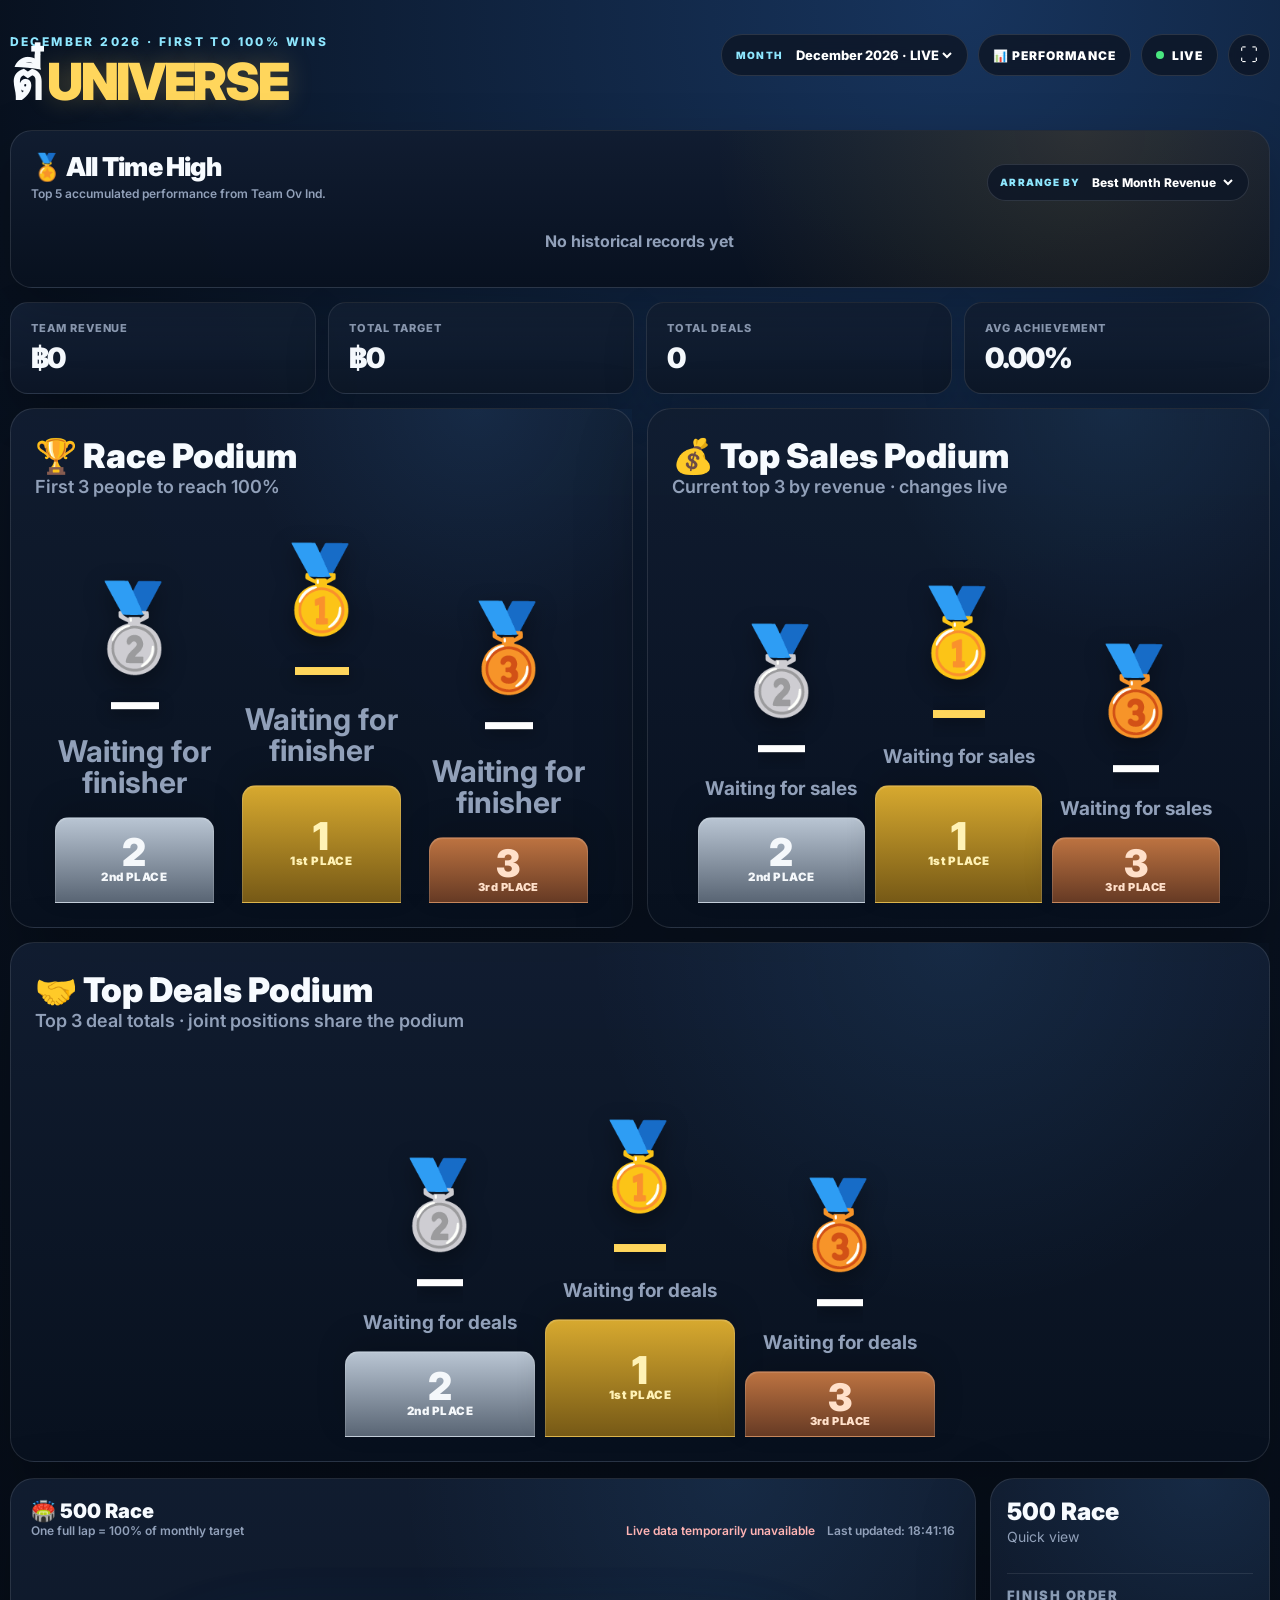
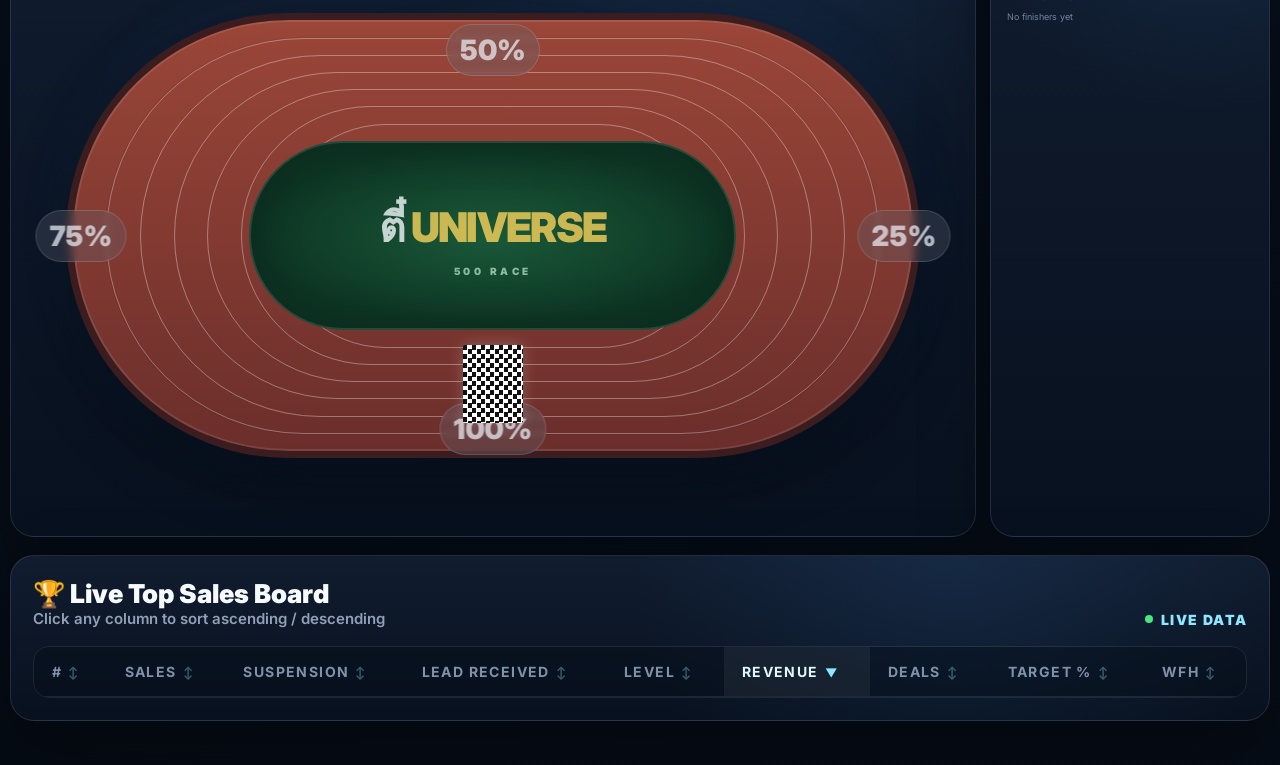
<file: index.html>
<!doctype html>
<html lang="en">
<head>
  <meta charset="utf-8" />
  <meta name="viewport" content="width=device-width, initial-scale=1" />
  <title>ตี๋ UNIVERSE LEADERBOARD 888</title>
  <link rel="preconnect" href="https://fonts.googleapis.com">
  <link rel="preconnect" href="https://fonts.gstatic.com" crossorigin>
  <link href="https://fonts.googleapis.com/css2?family=Inter:wght@500;600;700;800;900&display=swap" rel="stylesheet">
  <link rel="stylesheet" href="style.css" />
  <style>
    /* Larger, easier-to-read 500 Race quick table */
    .mini-race-title { font-size:24px !important; }
    .mini-race-note { font-size:14px !important; }
    .mini-race-board {
      gap:12px !important;
      max-height:540px;
      overflow-y:auto;
      padding-right:8px !important;
    }

    /* Keep the 500 Race scrollers usable but visually blended into the panel. */
    .mini-race-card #miniRaceBoard {
      padding-right:40px !important;
      margin-right:10px !important;
      scrollbar-width:none !important;
      -ms-overflow-style:none;
    }
    .mini-race-card #miniRaceBoard::-webkit-scrollbar {
      width:0 !important;
      height:0 !important;
      background:transparent !important;
    }
    .mini-race-card #miniRaceBoard::-webkit-scrollbar-track,
    .mini-race-card #miniRaceBoard::-webkit-scrollbar-thumb {
      background:transparent !important;
      border:0 !important;
    }

    .mini-runner-top { margin-bottom:6px !important; }
    .mini-name { font-size:16px !important; }
    .mini-result { font-size:15px !important; }
    .mini-track { height:10px !important; }
    .finish-history-title { font-size:13px !important; }
    .finish-history-row {
      grid-template-columns:60px 1fr 44px !important;
      gap:8px !important;
      font-size:14px !important;
    }
    .finish-history {
      max-height:190px;
      overflow-y:auto;
      padding-right:34px !important;
      margin-right:8px;
      scrollbar-width:none !important;
      -ms-overflow-style:none !important;
    }
    .finish-history::-webkit-scrollbar {
      width:0 !important;
      height:0 !important;
      background:transparent !important;
    }
    .finish-history::-webkit-scrollbar-track,
    .finish-history::-webkit-scrollbar-thumb {
      background:transparent !important;
      border:0 !important;
    }

    /* Larger Live Top Sales Board */
    .sales-title { font-size:26px !important; }
    .sales-note { font-size:15px !important; }
    .sales-live { font-size:14px !important; }
    .sales-table th {
      padding:16px 18px !important;
      font-size:14px !important;
      cursor:pointer;
      user-select:none;
      transition:background .15s ease,color .15s ease;
      white-space:nowrap;
    }
    .sales-table th:hover,
    .sales-table th.sort-active {
      background:rgba(255,255,255,.055);
      color:#dff8ff;
    }
    .sales-table th .sort-arrow {
      display:inline-block;
      min-width:14px;
      margin-left:6px;
      color:#8ee7ff;
      font-size:.85em;
      opacity:.35;
    }
    .sales-table th.sort-active .sort-arrow { opacity:1; }
    .sales-table td {
      padding:18px 18px !important;
      font-size:18px !important;
    }
    .sales-rank { font-size:22px !important; }

    .suspension-cell { white-space:nowrap; }
    .suspension-pill {
      display:inline-flex;
      align-items:center;
      justify-content:center;
      min-width:92px;
      padding:7px 11px;
      border-radius:999px;
      font-size:12px;
      font-weight:900;
      letter-spacing:.05em;
      border:1px solid rgba(255,255,255,.12);
    }
    .suspension-pill.active {
      color:#58e49a;
      background:rgba(88,228,154,.08);
      border-color:rgba(88,228,154,.28);
    }
    .suspension-pill.suspended {
      color:#ff8f8f;
      background:rgba(255,92,92,.10);
      border-color:rgba(255,92,92,.32);
    }
    .lead-quota-cell {
      white-space:nowrap;
      font-weight:900;
      letter-spacing:.02em;
      color:#f4f7fb;
    }
    .lead-quota-cell .lead-quota-value {
      display:inline-block;
      min-width:54px;
      text-align:center;
    }

    /* WFH eligibility is intentionally simple: green WFH, white OFFICE + red gap to target. */
    .wfh-cell { white-space:nowrap; }
    .wfh-earned {
      color:#58e49a;
      font-weight:900;
      letter-spacing:.04em;
    }
    .wfh-office {
      color:#f4f7fb;
      font-weight:900;
      letter-spacing:.04em;
    }
    .wfh-more {
      color:#ff5c5c;
      font-size:.82em;
      font-weight:800;
    }
    .wfh-na {
      color:rgba(244,247,251,.48);
      font-size:.88em;
      font-weight:700;
    }

    /* Make top-3 medals visually ~3x larger without changing row height. */
    .sales-row.top-1 .sales-rank,
    .sales-row.top-2 .sales-rank,
    .sales-row.top-3 .sales-rank {
      font-size:22px !important;
      line-height:1 !important;
      width:62px !important;
      min-width:62px !important;
      padding-top:18px !important;
      padding-bottom:18px !important;
      transform:scale(3);
      transform-origin:center;
      position:relative;
      z-index:3;
    }
    .sales-name { font-size:18px !important; }
    .sales-revenue { font-size:19px !important; }
    .sales-deals { font-size:18px !important; }
    .level-pill,.target-pill {
      min-width:62px !important;
      padding:8px 12px !important;
      font-size:14px !important;
    }

    /* Race Podium: much larger winner text and medal emojis. */
    .podium-card {
      overflow:visible !important;
      padding-top:26px !important;
    }
    .podium-card .section-title { font-size:34px !important; }
    .podium-card .section-note { font-size:18px !important; }
    .podium {
      height:430px !important;
      gap:28px !important;
      padding-top:70px !important;
      overflow:visible !important;
    }
    .podium-slot {
      position:relative;
      overflow:visible;
    }
    .podium-person {
      min-height:220px !important;
      margin-bottom:18px !important;
      position:relative;
      z-index:5;
      transform-origin:center bottom;
    }
    .podium-medal {
      font-size:84px !important;
      line-height:1 !important;
      filter:drop-shadow(0 8px 12px rgba(0,0,0,.36));
    }
    .podium-name {
      margin-top:10px !important;
      font-size:48px !important;
      line-height:1 !important;
      letter-spacing:-.04em;
      text-shadow:0 3px 16px rgba(0,0,0,.45);
    }
    .podium-slot.first .podium-name { font-size:54px !important; }
    .podium-days {
      margin-top:10px !important;
      font-size:30px !important;
      line-height:1.05 !important;
    }

    /* Keep place number + label fully inside every podium block. */
    .podium-card .podium-slot .podium-block {
      overflow:hidden !important;
      padding:6px 8px 7px !important;
      gap:2px !important;
      justify-content:center !important;
    }
    .podium-card .podium-slot .podium-block span {
      font-size:clamp(34px,3vw,52px) !important;
      line-height:.9 !important;
      flex:0 0 auto;
    }
    .podium-card .podium-slot .podium-block small {
      margin-top:0 !important;
      font-size:clamp(9px,.9vw,14px) !important;
      max-width:100%;
      white-space:nowrap;
      letter-spacing:.04em !important;
      line-height:1 !important;
      text-align:center;
      flex:0 0 auto;
    }
    .podium-card .podium-slot.third .podium-block span {
      font-size:38px !important;
    }
    .podium-card .podium-slot.third .podium-block small {
      font-size:11px !important;
    }

    /* Winners continuously celebrate without changing the podium layout. */
    .podium-slot.first.winner .podium-person {
      animation:podiumBounce 1.15s ease-in-out infinite;
    }
    
    @keyframes podiumBounce {
      0%,100% { transform:translateY(0) scale(1); }
      45% { transform:translateY(-22px) scale(1.035); }
      60% { transform:translateY(-16px) scale(1.02); }
    }

    .podium-slot.first.winner::before,
    .podium-slot.first.winner::after {
      position:absolute;
      z-index:4;
      top:28px;
      width:130px;
      text-align:center;
      font-size:32px;
      line-height:1.3;
      pointer-events:none;
      opacity:0;
      filter:drop-shadow(0 4px 8px rgba(0,0,0,.25));
      animation:podiumConfetti 1.7s ease-out infinite;
    }
    .podium-slot.first.winner::before {
      content:"🎉  ✨  🎊";
      left:-62px;
    }
    .podium-slot.first.winner::after {
      content:"🎊  ✨  🎉";
      right:-62px;
      animation-delay:.55s;
    }
    
    @keyframes podiumConfetti {
      0% { opacity:0; transform:translateY(18px) scale(.72) rotate(-8deg); }
      18% { opacity:1; }
      60% { opacity:.95; }
      100% { opacity:0; transform:translateY(-72px) scale(1.08) rotate(10deg); }
    }

    @media (max-width:900px) {
      .mini-race-title { font-size:20px !important; }
      .mini-name { font-size:14px !important; }
      .mini-result { font-size:13px !important; }
      .sales-title { font-size:22px !important; }
      .sales-table th { font-size:12px !important; padding:13px 14px !important; }
      .sales-table td { font-size:15px !important; padding:15px 14px !important; }
      .sales-name { font-size:16px !important; }
      .sales-revenue { font-size:17px !important; }
      .sales-deals { font-size:16px !important; }
      .level-pill,.target-pill { font-size:12px !important; padding:6px 9px !important; }
      .suspension-pill { min-width:78px; padding:6px 9px; font-size:10px; }
      .lead-quota-cell { font-size:14px !important; }
      .sales-row.top-1 .sales-rank,
      .sales-row.top-2 .sales-rank,
      .sales-row.top-3 .sales-rank {
        font-size:18px !important;
        width:54px !important;
        min-width:54px !important;
        transform:scale(2.4);
      }

      .podium { height:310px !important; gap:10px !important; padding-top:44px !important; }
      .podium-person { min-height:150px !important; margin-bottom:10px !important; }
      .podium-medal { font-size:52px !important; }
      .podium-name,
      .podium-slot.first .podium-name { font-size:26px !important; }
      .podium-days { font-size:16px !important; }
      .podium-card .podium-slot .podium-block {
        padding:4px 5px 5px !important;
        gap:1px !important;
      }
      .podium-card .podium-slot .podium-block span {
        font-size:34px !important;
      }
      .podium-card .podium-slot .podium-block small {
        font-size:9px !important;
        letter-spacing:.02em !important;
      }
      .podium-card .podium-slot.third .podium-block span {
        font-size:30px !important;
      }
      .podium-card .podium-slot.third .podium-block small {
        font-size:8px !important;
      }
      .podium-slot.first.winner::before,
      .podium-slot.first.winner::after { font-size:20px; width:76px; }
      .podium-slot.first.winner::before { left:-28px; }
      .podium-slot.first.winner::after { right:-28px; }
    }
  </style>
</head>
<body>
  <main class="app-shell">
    <header class="topbar">
      <section>
        <div id="monthEyebrow" class="eyebrow">CURRENT MONTH · FIRST TO 100% WINS</div>
        <h1>ตี๋ <span>UNIVERSE</span></h1>
      </section>
      <section class="top-actions">
        <a href="/pc-dashboard" class="status-pill" style="text-decoration:none;">📊 PERFORMANCE</a>
        <div id="liveStatus" class="status-pill"><span class="live-dot"></span> LIVE</div>
        <button id="fullscreenBtn" class="icon-btn" aria-label="Fullscreen">⛶</button>
      </section>
    </header>

    <section class="all-time-card">
      <div class="all-time-head">
        <div>
          <div class="all-time-title">🏅 All Time High</div>
          <div class="all-time-note">Top 5 accumulated performance from Team Ov Ind.</div>
        </div>
        <label class="all-time-sort-wrap">
          <span>ARRANGE BY</span>
          <select id="allTimeSort" aria-label="Arrange All Time High">
            <option value="bestMonthRevenue">Best Month Revenue</option>
            <option value="totalRevenue">Total Revenue</option>
            <option value="avgRevenue">Avg Revenue / Month</option>
            <option value="totalDeals">Total Deals</option>
            <option value="avgDeals">Avg Deals / Month</option>
            <option value="avgKpi">Avg KPI</option>
            <option value="avgConversion">Avg Conversion</option>
            <option value="revPerDeal">Revenue / Deal</option>
          </select>
        </label>
      </div>
      <div id="allTimeHigh" class="all-time-grid"></div>
    </section>

    <section id="kpiGrid" class="kpi-grid"></section>

    <section class="podium-card">
      <div class="section-heading">
        <div>
          <div class="section-title">🏆 Race Podium</div>
          <div class="section-note">First 3 people to reach 100%</div>
        </div>
      </div>
      <div id="podium" class="podium"></div>
    </section>

    <section class="race-layout">
      <section class="stadium-card">
        <div class="race-head">
          <div>
            <div class="race-title">🏟️ 500 Race</div>
            <div class="race-note">One full lap = 100% of monthly target</div>
          </div>
          <div class="updated-wrap">
            <span id="warning" class="warning hidden">Live data temporarily unavailable</span>
            <span id="lastUpdated">Last updated: —</span>
          </div>
        </div>

        <div class="stadium-stage">
          <div class="stadium-glow"></div>
          <div class="oval-track">
            <div class="lane lane-1"></div>
            <div class="lane lane-2"></div>
            <div class="lane lane-3"></div>
            <div class="lane lane-4"></div>
            <div class="lane lane-5"></div>
            <div class="infield">
              <div class="infield-logo">ตี๋ <span>UNIVERSE</span></div>
              <div class="infield-sub">500 RACE</div>
            </div>
            <div class="finish-line" aria-hidden="true"></div>
            <div class="checkpoint checkpoint-25">25%</div>
            <div class="checkpoint checkpoint-50">50%</div>
            <div class="checkpoint checkpoint-75">75%</div>
            <div class="checkpoint checkpoint-100">100%</div>
            <div id="stadiumRunners" class="stadium-runners"></div>
          </div>
        </div>
      </section>

      <aside class="mini-race-card">
        <div class="mini-race-head">
          <div>
            <div class="mini-race-title">500 Race</div>
            <div class="mini-race-note">Quick view</div>
          </div>
          <div class="mini-live"><span class="live-dot"></span></div>
        </div>
        <div id="miniRaceBoard" class="mini-race-board"></div>
        <div class="finish-history-wrap">
          <div class="finish-history-title">Finish Order</div>
          <div id="finishHistory" class="finish-history"></div>
        </div>
      </aside>
    </section>

    <section class="sales-card">
      <div class="sales-head">
        <div>
          <div class="sales-title">🏆 Live Top Sales Board</div>
          <div class="sales-note">Click any column to sort ascending / descending</div>
        </div>
        <div class="sales-live"><span class="live-dot"></span> LIVE DATA</div>
      </div>

      <div class="sales-table-wrap">
        <table class="sales-table">
          <thead>
            <tr>
              <th>#</th>
              <th>Sales</th>
              <th>Suspension</th>
              <th>Lead Received</th>
              <th>Level</th>
              <th>Revenue</th>
              <th>Deals</th>
              <th>Target %</th>
              <th>WFH</th>
            </tr>
          </thead>
          <tbody id="salesBoard"></tbody>
        </table>
      </div>
    </section>
  </main>

  <div id="confettiLayer" class="confetti-layer" aria-hidden="true"></div>
  <script src="script.js"></script>
  <script>
    /* Celebrate only the #1 filled slot on each podium. */
    const syncPodiumWinnerEffects = () => {
      document.querySelectorAll('.podium-slot').forEach(slot => {
        const name = slot.querySelector('.podium-name')?.textContent?.trim();
        const isFirst = slot.classList.contains('first');
        slot.classList.toggle('winner', Boolean(isFirst && name && name !== '—'));
      });
    };
    document.querySelectorAll('.podium').forEach(podium => {
      new MutationObserver(syncPodiumWinnerEffects).observe(podium,{childList:true,subtree:true,characterData:true});
    });
    syncPodiumWinnerEffects();

    /* Live suspension + lead quota status from the Team Records helper tabs. */
    (() => {
      const board=document.querySelector('#salesBoard');
      if(!board) return;

      const syncLiveOps=() => {
        const runners=(typeof state!=='undefined' && state.lastGood && Array.isArray(state.lastGood.runners)) ? state.lastGood.runners : [];
        const byName=new Map(runners.map(r=>[String(r.name||'').trim().toLowerCase(),r]));
        [...board.querySelectorAll('tr')].forEach(row => {
          const name=(row.cells[1]?.textContent||'').trim().toLowerCase();
          const runner=byName.get(name);

          let suspensionCell=row.querySelector('.suspension-cell');
          if(!suspensionCell){
            suspensionCell=row.insertCell(2);
            suspensionCell.className='suspension-cell';
          }
          const suspended=!!(runner && runner.suspended);
          suspensionCell.dataset.sort=suspended?'1':'0';
          const suspensionChecked=runner?.suspensionCheckedAt || state.lastGood?.suspensionCheckedAt || '';
          suspensionCell.title=suspensionChecked?`Checked ${suspensionChecked}`:'';
          suspensionCell.innerHTML=suspended
            ? '<span class="suspension-pill suspended">SUSPENDED</span>'
            : '<span class="suspension-pill active">ACTIVE</span>';

          let leadCell=row.querySelector('.lead-quota-cell');
          if(!leadCell){
            leadCell=row.insertCell(3);
            leadCell.className='lead-quota-cell';
          }
          const received=runner?.leadsReceived;
          const quota=runner?.leadQuota;
          const hasLeadData=received!==null && received!==undefined && quota!==null && quota!==undefined;
          const ratio=hasLeadData && Number(quota)>0 ? Number(received)/Number(quota) : -1;
          leadCell.dataset.sort=String(ratio);
          const leadChecked=runner?.leadQuotaCheckedAt || state.lastGood?.leadQuotaCheckedAt || '';
          leadCell.title=leadChecked?`Checked ${leadChecked}`:'';
          leadCell.innerHTML=hasLeadData
            ? `<span class="lead-quota-value">${Number(received)}/${Number(quota)}</span>`
            : '<span class="lead-quota-value">—</span>';
        });
      };

      let syncing=false;
      new MutationObserver(() => {
        if(syncing) return;
        syncing=true;
        requestAnimationFrame(() => { syncLiveOps(); syncing=false; });
      }).observe(board,{childList:true});
      syncLiveOps();
    })();

    /* Automatic 4-stage WFH status for the Live Top Sales Board. */
    (() => {
      const board=document.querySelector('#salesBoard');
      if(!board) return;

      const monthlyTargetByLevel={R3:90000,R4:125000,R5:180000};
      const monthMap={Jan:0,Feb:1,Mar:2,Apr:3,May:4,Jun:5,Jul:6,Aug:7,Sep:8,Oct:9,Nov:10,Dec:11};

      const bangkokNow=() => {
        const parts=new Intl.DateTimeFormat('en-CA',{timeZone:'Asia/Bangkok',year:'numeric',month:'2-digit',day:'2-digit'}).formatToParts(new Date());
        const get=t=>Number(parts.find(p=>p.type===t)?.value||0);
        return {year:get('year'),month:get('month')-1,day:get('day')};
      };

      const selectedMonth=() => {
        const tab=(typeof state!=='undefined' && (state.selectedMonth || state.lastGood?.sourceTab || state.currentMonthTab)) || '';
        const match=String(tab).match(/^TP([A-Z][a-z]{2})(\d{4})$/);
        if(match && Object.prototype.hasOwnProperty.call(monthMap,match[1])) return {year:Number(match[2]),month:monthMap[match[1]]};
        const now=bangkokNow();
        return {year:now.year,month:now.month};
      };

      const stageForMonth=() => {
        const now=bangkokNow();
        const selected=selectedMonth();
        const selectedKey=selected.year*12+selected.month;
        const nowKey=now.year*12+now.month;
        if(selectedKey<nowKey) return 4;
        if(selectedKey>nowKey) return 1;

        const first=new Date(Date.UTC(selected.year,selected.month,1));
        const firstDow=first.getUTCDay();
        let week1Start=1;
        if(firstDow===6) week1Start=3;
        else if(firstDow===0) week1Start=2;
        const startDow=new Date(Date.UTC(selected.year,selected.month,week1Start)).getUTCDay();
        const week1End=week1Start+(5-startDow);
        const week2Start=week1End+3;
        const week3Start=week2Start+7;
        const week4Start=week3Start+7;

        if(now.day<week2Start) return 1;
        if(now.day<week3Start) return 2;
        if(now.day<week4Start) return 3;
        return 4;
      };

      const moneyFromCell=cell => Number((cell?.textContent||'').replace(/[^0-9.-]/g,''))||0;
      const formatGap=value => {
        const n=Math.max(0,Math.ceil(value));
        if(n>=1000){
          const k=n/1000;
          return `฿${Number.isInteger(k)?k.toFixed(0):k.toFixed(1)}k`;
        }
        return `฿${new Intl.NumberFormat('en-US',{maximumFractionDigits:0}).format(n)}`;
      };

      const syncWFH=() => {
        const stage=stageForMonth();
        const factor=[0,.25,.5,.75,1][stage];
        [...board.querySelectorAll('tr')].forEach(row => {
          if(row.cells.length<8) return;
          let cell=row.querySelector('.wfh-cell');
          if(!cell){
            cell=row.insertCell(-1);
            cell.className='wfh-cell';
          }
          const level=(row.cells[4]?.textContent||'').trim().toUpperCase().replace(/\s+/g,'');
          const revenue=moneyFromCell(row.cells[5]);
          const monthlyTarget=monthlyTargetByLevel[level];

          if(!monthlyTarget){
            cell.dataset.sort='0';
            cell.innerHTML='<span class="wfh-na">Not eligible</span>';
            return;
          }

          const required=monthlyTarget*factor;
          const more=Math.max(0,required-revenue);
          if(more<=0){
            cell.dataset.sort='3000000000';
            cell.innerHTML='<span class="wfh-earned">WFH</span>';
          } else {
            cell.dataset.sort=String(2000000000-more);
            cell.innerHTML=`<span class="wfh-office">OFFICE</span><span class="wfh-more"> · ${formatGap(more)} more</span>`;
          }
        });
      };

      let syncing=false;
      new MutationObserver(() => {
        if(syncing) return;
        syncing=true;
        requestAnimationFrame(() => { syncWFH(); syncing=false; });
      }).observe(board,{childList:true});
      syncWFH();
      setInterval(syncWFH,60000);
    })();

    /* Click any Live Top Sales Board header to toggle ascending / descending. */
    (() => {
      const board = document.querySelector('#salesBoard');
      const headers = [...document.querySelectorAll('.sales-table thead th')];
      if (!board || !headers.length) return;

      const sortState = { column:5, direction:'desc' };
      const rankFromCell = cell => {
        const t=(cell?.textContent || '').trim();
        if(t.includes('🥇')) return 1;
        if(t.includes('🥈')) return 2;
        if(t.includes('🥉')) return 3;
        return Number(t.replace(/[^0-9.-]/g,'')) || 0;
      };
      const numericFromCell = cell => Number((cell?.textContent || '').replace(/[^0-9.-]/g,'')) || 0;
      const valueFor = (row,col) => {
        const cell=row.cells[col];
        if(col===0) return rankFromCell(cell);
        if(col===2 || col===3) return Number(cell?.dataset.sort || 0);
        if(col===5 || col===6 || col===7) return numericFromCell(cell);
        if(col===8) return Number(cell?.dataset.sort || 0);
        return (cell?.textContent || '').trim().toLowerCase();
      };
      const compare = (a,b,col) => {
        const av=valueFor(a,col), bv=valueFor(b,col);
        if(typeof av==='number' && typeof bv==='number') return av-bv;
        return String(av).localeCompare(String(bv),undefined,{numeric:true,sensitivity:'base'});
      };
      const updateHeaders = () => {
        headers.forEach((th,i) => {
          let arrow=th.querySelector('.sort-arrow');
          if(!arrow){ arrow=document.createElement('span'); arrow.className='sort-arrow'; th.appendChild(arrow); }
          const active=i===sortState.column;
          th.classList.toggle('sort-active',active);
          th.setAttribute('aria-sort',active ? (sortState.direction==='asc'?'ascending':'descending') : 'none');
          arrow.textContent=active ? (sortState.direction==='asc'?'▲':'▼') : '↕';
        });
      };
      const applySort = () => {
        const rows=[...board.querySelectorAll('tr')];
        rows.sort((a,b) => {
          const result=compare(a,b,sortState.column);
          if(result!==0) return sortState.direction==='asc' ? result : -result;
          return String(valueFor(a,1)).localeCompare(String(valueFor(b,1)),undefined,{sensitivity:'base'});
        });
        rows.forEach(row=>board.appendChild(row));
        updateHeaders();
      };

      headers.forEach((th,index) => th.addEventListener('click',() => {
        if(sortState.column===index) sortState.direction=sortState.direction==='asc'?'desc':'asc';
        else {
          sortState.column=index;
          sortState.direction=(index===0 || index===2 || index===3 || index===5 || index===6 || index===7 || index===8)?'desc':'asc';
        }
        applySort();
      }));

      let sorting=false;
      new MutationObserver(() => {
        if(sorting) return;
        sorting=true;
        requestAnimationFrame(() => { applySort(); sorting=false; });
      }).observe(board,{childList:true});
      updateHeaders();
    })();
  </script>
</body>
</html>
</file>
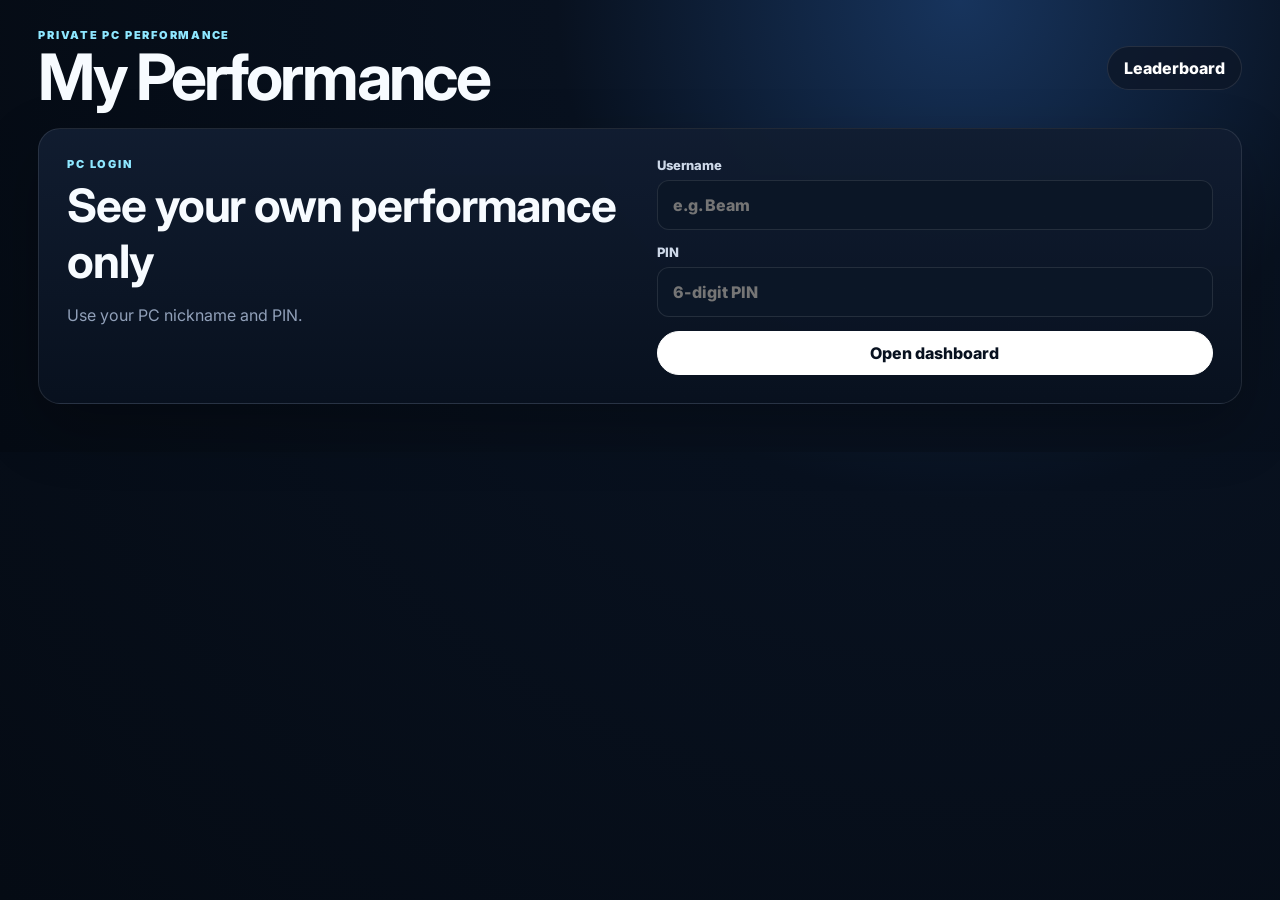
<file: pc-dashboard/index.html>
<!doctype html>
<html lang="en">
<head>
  <meta charset="utf-8" />
  <meta name="viewport" content="width=device-width,initial-scale=1" />
  <title>PC Performance Dashboard</title>
  <link rel="preconnect" href="https://fonts.googleapis.com">
  <link rel="preconnect" href="https://fonts.gstatic.com" crossorigin>
  <link href="https://fonts.googleapis.com/css2?family=Inter:wght@500;600;700;800;900&display=swap" rel="stylesheet">
  <link rel="stylesheet" href="/pc-dashboard.css" />
</head>
<body>
  <main class="shell">
    <header class="topbar">
      <div>
        <div class="eyebrow">PRIVATE PC PERFORMANCE</div>
        <h1>My Performance</h1>
      </div>
      <div class="actions">
        <a class="ghost-btn" href="/">Leaderboard</a>
        <button id="logoutBtn" class="ghost-btn hidden">Log out</button>
      </div>
    </header>

    <section id="loginCard" class="login-card card">
      <div class="login-copy">
        <div class="section-kicker">PC LOGIN</div>
        <h2>See your own performance only</h2>
        <p>Use your PC nickname and PIN.</p>
      </div>
      <form id="loginForm" class="login-form">
        <label>Username<input id="username" autocomplete="username" required placeholder="e.g. Beam" /></label>
        <label>PIN<input id="pin" type="password" inputmode="numeric" autocomplete="current-password" required placeholder="6-digit PIN" /></label>
        <button class="primary-btn" type="submit">Open dashboard</button>
        <div id="loginError" class="error hidden"></div>
      </form>
    </section>

    <section id="dashboard" class="hidden">
      <section class="hero card">
        <div>
          <div id="monthLabel" class="section-kicker">CURRENT MONTH</div>
          <h2 id="welcomeName">Welcome</h2>
          <div class="hero-meta">Current level <strong id="currentLevel">—</strong></div>
        </div>
        <div id="statusBadge" class="status-badge">Loading</div>
      </section>

      <section class="metric-grid">
        <article class="metric card"><span>Revenue</span><strong id="revenue">—</strong><small id="revenueTarget">Target —</small></article>
        <article class="metric card"><span>Deals</span><strong id="deals">—</strong><small id="dealsTarget">Target —</small></article>
        <article class="metric card"><span>Conversion</span><strong id="conversion">—</strong><small>Actual from monthly tab</small></article>
        <article class="metric card"><span>KPI</span><strong id="kpi">—</strong><small>Pending until conversion is entered</small></article>
      </section>

      <section class="card section-card">
        <div class="section-head">
          <div><div class="section-kicker">ROLLING HISTORY</div><h3>Last 3 completed months</h3></div>
          <div id="avgKpi" class="avg-chip">3M Avg —</div>
        </div>
        <div class="table-wrap">
          <table>
            <thead><tr><th>Month</th><th>Level</th><th>Result</th><th>Revenue</th><th>Deals</th><th>Conversion</th><th>KPI</th></tr></thead>
            <tbody id="historyBody"></tbody>
          </table>
        </div>
      </section>

      <section class="level-grid">
        <article class="card section-card level-card">
          <div class="section-kicker">LEVEL STATUS</div>
          <h3 id="levelHeadline">—</h3>
          <p id="levelMessage" class="big-message">—</p>
          <div id="levelFacts" class="facts"></div>
        </article>

        <article class="card section-card target-card">
          <div class="section-kicker">THIS MONTH</div>
          <h3 id="nextLevelTitle">Estimated target</h3>
          <div class="target-number" id="estimatedRevenueTarget">—</div>
          <div id="revenueGap" class="gap-line">—</div>
          <p id="estimateNote" class="note">Revenue equivalent only. Final level eligibility is confirmed after month-end conversion is entered.</p>
        </article>
      </section>
    </section>
  </main>
  <script src="/pc-dashboard.js"></script>
</body>
</html>
</file>
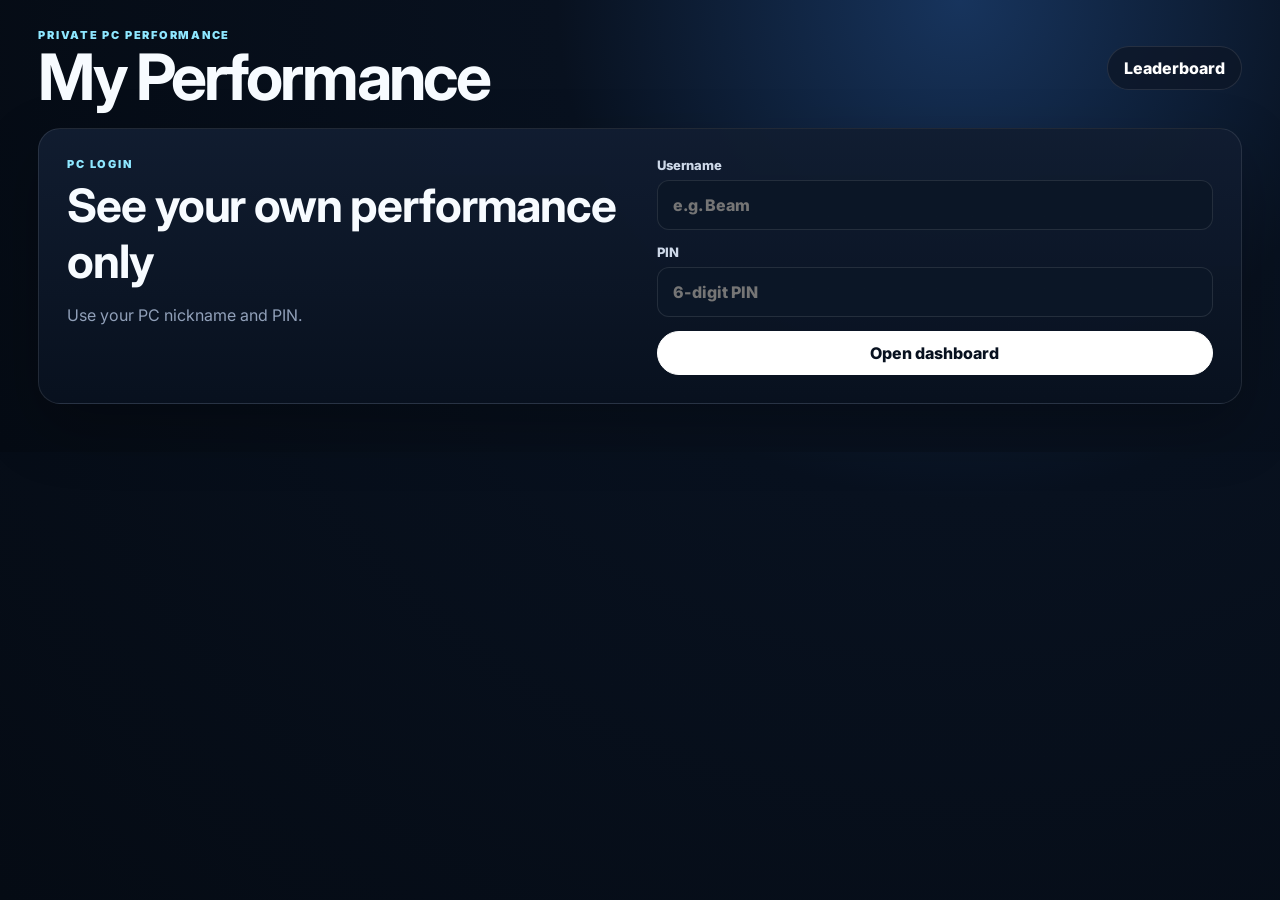
<file: pc-dashboard.html>
<!doctype html>
<html lang="en">
<head>
  <meta charset="utf-8" />
  <meta name="viewport" content="width=device-width,initial-scale=1" />
  <title>PC Performance Dashboard</title>
  <link rel="preconnect" href="https://fonts.googleapis.com">
  <link rel="preconnect" href="https://fonts.gstatic.com" crossorigin>
  <link href="https://fonts.googleapis.com/css2?family=Inter:wght@500;600;700;800;900&display=swap" rel="stylesheet">
  <link rel="stylesheet" href="pc-dashboard.css" />
</head>
<body>
  <main class="shell">
    <header class="topbar">
      <div>
        <div class="eyebrow">PRIVATE PC PERFORMANCE</div>
        <h1>My Performance</h1>
      </div>
      <div class="actions">
        <a class="ghost-btn" href="/">Leaderboard</a>
        <button id="logoutBtn" class="ghost-btn hidden">Log out</button>
      </div>
    </header>

    <section id="loginCard" class="login-card card">
      <div class="login-copy">
        <div class="section-kicker">PC LOGIN</div>
        <h2>See your own performance only</h2>
        <p>Use your PC nickname and PIN.</p>
      </div>
      <form id="loginForm" class="login-form">
        <label>Username<input id="username" autocomplete="username" required placeholder="e.g. Beam" /></label>
        <label>PIN<input id="pin" type="password" inputmode="numeric" autocomplete="current-password" required placeholder="6-digit PIN" /></label>
        <button class="primary-btn" type="submit">Open dashboard</button>
        <div id="loginError" class="error hidden"></div>
      </form>
    </section>

    <section id="dashboard" class="hidden">
      <section class="hero card">
        <div>
          <div id="monthLabel" class="section-kicker">CURRENT MONTH</div>
          <h2 id="welcomeName">Welcome</h2>
          <div class="hero-meta">Current level <strong id="currentLevel">—</strong></div>
        </div>
        <div id="statusBadge" class="status-badge">Loading</div>
      </section>

      <section class="metric-grid">
        <article class="metric card"><span>Revenue</span><strong id="revenue">—</strong><small id="revenueTarget">Target —</small></article>
        <article class="metric card"><span>Deals</span><strong id="deals">—</strong><small id="dealsTarget">Target —</small></article>
        <article class="metric card"><span>Conversion</span><strong id="conversion">—</strong><small>Actual from monthly tab</small></article>
        <article class="metric card"><span>KPI</span><strong id="kpi">—</strong><small>Pending until conversion is entered</small></article>
      </section>

      <section class="card section-card">
        <div class="section-head">
          <div><div class="section-kicker">ROLLING HISTORY</div><h3>Last 3 completed months</h3></div>
          <div id="avgKpi" class="avg-chip">3M Avg —</div>
        </div>
        <div class="table-wrap">
          <table>
            <thead><tr><th>Month</th><th>Level</th><th>Result</th><th>Revenue</th><th>Deals</th><th>Conversion</th><th>KPI</th></tr></thead>
            <tbody id="historyBody"></tbody>
          </table>
        </div>
      </section>

      <section class="level-grid">
        <article class="card section-card level-card">
          <div class="section-kicker">LEVEL STATUS</div>
          <h3 id="levelHeadline">—</h3>
          <p id="levelMessage" class="big-message">—</p>
          <div id="levelFacts" class="facts"></div>
        </article>

        <article class="card section-card target-card">
          <div class="section-kicker">THIS MONTH</div>
          <h3 id="nextLevelTitle">Estimated target</h3>
          <div class="target-number" id="estimatedRevenueTarget">—</div>
          <div id="revenueGap" class="gap-line">—</div>
          <p id="estimateNote" class="note">Revenue equivalent only. Final level eligibility is confirmed after month-end conversion is entered.</p>
        </article>
      </section>
    </section>
  </main>
  <script src="pc-dashboard.js"></script>
</body>
</html>
</file>
<file: style.css>
:root {
  --bg: #08111f;
  --panel: #111d31;
  --panel-2: #0d1727;
  --line: rgba(255,255,255,.10);
  --muted: #91a0b9;
  --text: #f7fbff;
  --gold: #f5c453;
  --green: #43d17a;
}
* { box-sizing: border-box; }
html, body { margin:0; min-height:100%; background:radial-gradient(circle at 75% 0%, #17345d 0, #08111f 38%, #050b14 100%); color:var(--text); font-family:Inter,system-ui,sans-serif; }
body { min-height:100vh; overflow-x:hidden; }
body::before { content:""; position:fixed; inset:0; pointer-events:none; opacity:.15; background-image:linear-gradient(rgba(255,255,255,.03) 1px,transparent 1px),linear-gradient(90deg,rgba(255,255,255,.03) 1px,transparent 1px); background-size:36px 36px; mask-image:linear-gradient(to bottom,#000,transparent 85%); }
.app-shell { width:min(1900px,98.5vw); margin:0 auto; padding:34px 0 44px; }
.topbar { display:flex; align-items:flex-start; justify-content:space-between; gap:20px; margin-bottom:24px; }
.eyebrow { color:#8ee7ff; font-size:12px; font-weight:800; letter-spacing:.2em; margin-bottom:8px; }
h1 { margin:0; font-size:clamp(32px,4vw,64px); letter-spacing:-.045em; line-height:.95; font-weight:900; }
h1 span { color:#ffd65c; text-shadow:0 0 26px rgba(255,214,92,.24); }
.top-actions { display:flex; align-items:center; gap:10px; }
.status-pill,.icon-btn { background:rgba(13,23,39,.86); border:1px solid rgba(255,255,255,.12); color:#fff; border-radius:999px; height:42px; display:flex; align-items:center; justify-content:center; backdrop-filter:blur(8px); }
.status-pill { padding:0 14px; gap:8px; font-size:12px; font-weight:900; letter-spacing:.08em; }
.live-dot { width:8px; height:8px; border-radius:50%; background:#49e780; box-shadow:0 0 0 0 rgba(73,231,128,.5); animation:pulse 1.6s infinite; }
@keyframes pulse { 70% { box-shadow:0 0 0 9px rgba(73,231,128,0); } }
.icon-btn { width:42px; cursor:pointer; font-size:18px; }

.kpi-grid { display:grid; grid-template-columns:repeat(4,minmax(0,1fr)); gap:12px; margin-bottom:14px; }
.kpi { background:linear-gradient(180deg,rgba(20,34,56,.96),rgba(13,23,39,.96)); border:1px solid rgba(255,255,255,.10); border-radius:18px; padding:18px 20px; box-shadow:0 18px 44px rgba(0,0,0,.18); }
.kpi-label { color:var(--muted); text-transform:uppercase; letter-spacing:.09em; font-size:11px; font-weight:800; }
.kpi-value { margin-top:6px; font-size:clamp(22px,2.2vw,36px); font-weight:900; letter-spacing:-.04em; }

.podium-card,.stadium-card,.mini-race-card,.sales-card { position:relative; background:linear-gradient(180deg,rgba(17,29,49,.97),rgba(8,17,31,.98)); border:1px solid rgba(255,255,255,.11); border-radius:24px; box-shadow:0 26px 70px rgba(0,0,0,.28); overflow:hidden; }
.podium-card::before,.stadium-card::before,.mini-race-card::before,.sales-card::before { content:""; position:absolute; inset:0; pointer-events:none; background:radial-gradient(circle at 75% 0,rgba(73,164,255,.10),transparent 34%); }
.section-heading,.race-head,.sales-head { display:flex; justify-content:space-between; gap:16px; align-items:flex-end; position:relative; z-index:2; }
.section-title,.race-title,.sales-title { font-size:20px; font-weight:900; }
.section-note,.race-note,.sales-note,.updated-wrap { color:var(--muted); font-size:12px; font-weight:600; }
.warning { color:#ffb4b4; }
.hidden { display:none; }

.podium-card { padding:20px 24px 0; margin-bottom:16px; }
.podium { height:220px; display:flex; align-items:flex-end; justify-content:center; gap:18px; position:relative; z-index:2; padding:8px 20px 0; }
.podium-slot { width:min(210px,27vw); display:flex; flex-direction:column; justify-content:flex-end; align-items:center; }
.podium-person { text-align:center; margin-bottom:9px; min-height:74px; display:flex; flex-direction:column; align-items:center; justify-content:flex-end; }
.podium-medal { font-size:28px; line-height:1; }
.podium-name { margin-top:5px; font-weight:900; font-size:17px; color:#fff; }
.podium-days { margin-top:3px; color:#91a0b9; font-size:11px; font-weight:700; }
.podium-block { width:100%; border-radius:14px 14px 0 0; display:flex; flex-direction:column; justify-content:center; align-items:center; border:1px solid rgba(255,255,255,.14); box-shadow:inset 0 1px 0 rgba(255,255,255,.13),0 -12px 30px rgba(0,0,0,.15); }
.podium-block span { font-size:36px; font-weight:900; line-height:1; }
.podium-block small { margin-top:4px; font-size:9px; font-weight:900; letter-spacing:.12em; }
.podium-slot.first .podium-block { height:118px; background:linear-gradient(180deg,#d7a92f,#765916); color:#fff2b5; }
.podium-slot.second .podium-block { height:86px; background:linear-gradient(180deg,#b9c5d3,#596574); color:#f5f8fb; }
.podium-slot.third .podium-block { height:66px; background:linear-gradient(180deg,#bd7341,#663a24); color:#ffe0ca; }
.podium-slot.first .podium-name { color:#ffd65c; font-size:20px; }

.race-layout { display:grid; grid-template-columns:minmax(0,3.1fr) minmax(250px,.9fr); gap:14px; align-items:stretch; }
.stadium-card { padding:20px 20px 24px; min-width:0; }
.race-head { margin-bottom:14px; }
.updated-wrap { display:flex; align-items:center; gap:12px; }
.stadium-stage { position:relative; min-height:560px; display:flex; align-items:center; justify-content:center; padding:10px 8px 2px; }
.stadium-glow { position:absolute; inset:4% 3%; border-radius:999px; background:radial-gradient(ellipse at center,rgba(65,153,255,.12),transparent 64%); filter:blur(8px); }

/* Standard athletics-track silhouette: long straights + semicircular ends. */
.oval-track { width:94%; aspect-ratio:1.92/1; position:relative; border-radius:999px; background:linear-gradient(180deg,#9a4638,#6b2e2b); border:7px solid #3b1d20; box-shadow:0 20px 60px rgba(0,0,0,.42),inset 0 0 0 2px rgba(255,255,255,.10),0 0 55px rgba(49,141,255,.08); overflow:visible; }
.oval-track::before { content:""; position:absolute; inset:4%; border-radius:999px; border:1px solid rgba(255,255,255,.32); box-shadow:0 0 0 1px rgba(0,0,0,.08); }
.lane { position:absolute; border-radius:999px; border:1px solid rgba(255,255,255,.35); pointer-events:none; }
.lane-1 { inset:8%; }
.lane-2 { inset:12%; }
.lane-3 { inset:16%; }
.lane-4 { inset:20%; }
.lane-5 { inset:24%; }
.infield { position:absolute; inset:28% 21%; border-radius:999px; background:radial-gradient(ellipse at center,#1a5938,#0d3524 70%); border:2px solid rgba(255,255,255,.10); box-shadow:inset 0 0 45px rgba(0,0,0,.25); display:flex; flex-direction:column; align-items:center; justify-content:center; text-align:center; }
.infield-logo { font-size:clamp(23px,3.2vw,50px); font-weight:900; letter-spacing:-.04em; opacity:.78; }
.infield-logo span { color:#ffd65c; }
.infield-sub { margin-top:5px; font-size:10px; letter-spacing:.35em; font-weight:900; color:#8dbba0; }
.finish-line { position:absolute; left:50%; bottom:6.5%; width:15px; height:18%; transform:translateX(-50%); border-radius:2px; background:conic-gradient(#fff 25%,#111 0 50%,#fff 0 75%,#111 0) 0 0 / 9px 9px; box-shadow:0 0 15px rgba(255,255,255,.22); z-index:4; }
.checkpoint { position:absolute; z-index:3; font-size:10px; font-weight:900; color:#b9c9df; background:#07101dce; border:1px solid rgba(255,255,255,.12); padding:4px 7px; border-radius:999px; }
.checkpoint-25 { left:1%; top:50%; transform:translate(-50%,-50%); }
.checkpoint-50 { left:50%; top:7%; transform:translate(-50%,-50%); }
.checkpoint-75 { right:1%; top:50%; transform:translate(50%,-50%); }
.checkpoint-100 { left:50%; bottom:5%; transform:translate(-50%,50%); color:#ffd65c; }
.stadium-runners { position:absolute; inset:0; z-index:8; pointer-events:none; }
.stadium-runner { position:absolute; transform:translate(calc(-50% + var(--offset)), -50%); display:flex; align-items:center; gap:5px; transition:left 1s cubic-bezier(.18,.8,.22,1),top 1s cubic-bezier(.18,.8,.22,1); }
.stadium-runner-icon { font-size:20px; filter:drop-shadow(0 3px 5px rgba(0,0,0,.65)); }
.stadium-nameplate { display:flex; align-items:center; gap:18px; background:var(--runner); color:#05101b; border-radius:999px; padding:15px 24px; box-shadow:0 7px 18px rgba(0,0,0,.36),0 0 0 1px rgba(255,255,255,.28); white-space:nowrap; }
.stadium-nameplate strong { font-size:30px; font-weight:900; }
.stadium-nameplate span { font-size:24px; font-weight:900; opacity:.68; }
.stadium-runner.finished .stadium-nameplate { color:#1a1200; box-shadow:0 0 0 2px rgba(255,214,92,.55),0 7px 18px rgba(0,0,0,.42); }
.stadium-runner.finished .stadium-runner-icon { display:none; }

.mini-race-card { padding:18px 16px; min-width:0; }
.mini-race-head { display:flex; align-items:flex-start; justify-content:space-between; position:relative; z-index:2; margin-bottom:12px; }
.mini-race-title { font-weight:900; font-size:17px; }
.mini-race-note { margin-top:2px; font-size:10px; color:var(--muted); }
.mini-live { padding-top:3px; }
.mini-race-board { position:relative; z-index:2; display:flex; flex-direction:column; gap:8px; }
.mini-runner-top { display:flex; align-items:center; justify-content:space-between; gap:8px; margin-bottom:3px; }
.mini-name { color:#fff; font-size:10px; font-weight:900; overflow:hidden; white-space:nowrap; text-overflow:ellipsis; }
.mini-result { color:var(--runner); font-size:9px; font-weight:900; }
.mini-track { height:6px; border-radius:999px; background:rgba(255,255,255,.08); overflow:hidden; }
.mini-progress { height:100%; border-radius:inherit; background:linear-gradient(90deg,var(--runner),color-mix(in srgb,var(--runner) 45%,transparent)); }
.finish-history-wrap { position:relative; z-index:2; margin-top:16px; padding-top:13px; border-top:1px solid rgba(255,255,255,.09); }
.finish-history-title { color:#899bb4; font-size:9px; font-weight:900; text-transform:uppercase; letter-spacing:.12em; margin-bottom:8px; }
.finish-history { display:flex; flex-direction:column; gap:5px; }
.finish-history-row { display:grid; grid-template-columns:42px 1fr 32px; gap:6px; align-items:center; font-size:9px; color:#8fa0b8; }
.finish-history-row strong { color:#fff; overflow:hidden; white-space:nowrap; text-overflow:ellipsis; }
.finish-place { color:#ffd65c; font-weight:900; }
.finish-empty { color:#71839c; font-size:9px; }

.sales-card { margin-top:18px; padding:22px; }
.sales-head { margin-bottom:18px; }
.sales-live { display:flex; align-items:center; gap:8px; color:#8ee7ff; font-size:11px; font-weight:900; letter-spacing:.1em; }
.sales-table-wrap { position:relative; z-index:2; overflow-x:auto; border-radius:16px; border:1px solid rgba(255,255,255,.08); }
.sales-table { width:100%; border-collapse:collapse; min-width:760px; background:rgba(6,14,25,.45); }
.sales-table th { text-align:left; padding:12px 16px; color:#7f91ab; font-size:10px; text-transform:uppercase; letter-spacing:.1em; border-bottom:1px solid rgba(255,255,255,.09); }
.sales-table td { padding:14px 16px; border-bottom:1px solid rgba(255,255,255,.06); font-size:13px; color:#cdd8e8; }
.sales-row:last-child td { border-bottom:0; }
.sales-row { transition:background .2s ease,transform .2s ease; }
.sales-row:hover { background:rgba(255,255,255,.035); }
.sales-row.top-1 { background:linear-gradient(90deg,rgba(245,196,83,.13),transparent 58%); }
.sales-row.top-2 { background:linear-gradient(90deg,rgba(198,210,225,.09),transparent 58%); }
.sales-row.top-3 { background:linear-gradient(90deg,rgba(208,142,89,.09),transparent 58%); }
.sales-rank { width:62px; font-size:18px !important; font-weight:900; }
.sales-name { color:#fff; font-weight:900; font-size:14px; }
.sales-revenue { color:#8ee7ff !important; font-size:15px !important; font-weight:900; }
.sales-deals { color:#fff !important; font-weight:900; }
.level-pill,.target-pill { display:inline-flex; align-items:center; justify-content:center; min-width:48px; padding:5px 8px; border-radius:999px; font-size:10px; font-weight:900; background:rgba(255,255,255,.07); border:1px solid rgba(255,255,255,.08); }
.target-pill.hit { color:#7df0a5; background:rgba(67,209,122,.10); border-color:rgba(67,209,122,.24); }

.confetti-layer { position:fixed; inset:0; pointer-events:none; overflow:hidden; z-index:99; }
.confetti { position:absolute; top:-12px; width:8px; height:14px; opacity:.95; animation:fall 1.9s linear forwards; }
@keyframes fall { to { transform:translate(var(--drift),110vh) rotate(680deg); opacity:.9; } }

@media (max-width:1100px) {
  .race-layout { grid-template-columns:1fr; }
  .mini-race-card { padding:16px; }
  .mini-race-board { display:grid; grid-template-columns:repeat(2,minmax(0,1fr)); gap:9px 18px; }
  .finish-history { display:grid; grid-template-columns:repeat(2,minmax(0,1fr)); }
}
@media (max-width:900px) {
  .app-shell { width:96vw; padding-top:18px; }
  .kpi-grid { grid-template-columns:repeat(2,1fr); }
  .podium-card { padding-left:12px; padding-right:12px; }
  .podium { gap:8px; padding-left:0; padding-right:0; height:190px; }
  .podium-slot { width:30%; }
  .podium-name { font-size:13px; }
  .podium-days { font-size:9px; }
  .podium-slot.first .podium-name { font-size:15px; }
  .podium-block span { font-size:28px; }
  .stadium-stage { min-height:400px; }
  .oval-track { width:100%; }
  .stadium-nameplate { padding:8px 12px; gap:8px; }
  .stadium-nameplate strong { font-size:16px; }
  .stadium-nameplate span { font-size:12px; }
  .stadium-runner-icon { font-size:16px; }
  .sales-card { padding:16px; }
}
@media (max-width:620px) {
  .topbar { align-items:center; }
  .status-pill { display:none; }
  .stadium-stage { min-height:310px; padding-left:0; padding-right:0; }
  .checkpoint { font-size:8px; padding:3px 5px; }
  .mini-race-board { grid-template-columns:1fr; }
  .finish-history { grid-template-columns:1fr; }
}

/* Keep all three podiums visually consistent: same medal size, bounce + confetti, and lifted off the bottom edge. */
body .podium-grid .podium-card .podium {
  padding-bottom:24px !important;
}

body .podium-grid .sales-podium-card .podium-medal,
body .podium-grid .deal-podium-card .podium-medal {
  font-size:84px !important;
  line-height:1 !important;
  filter:drop-shadow(0 8px 12px rgba(0,0,0,.36));
}

body .podium-grid .sales-podium-card .podium-slot .podium-person,
body .podium-grid .deal-podium-card .podium-slot .podium-person,
body .podium-grid .sales-podium-card .podium-slot.winner .podium-person,
body .podium-grid .deal-podium-card .podium-slot.winner .podium-person {
  animation:podiumBounce 1.15s ease-in-out infinite !important;
  transform-origin:center bottom;
}
body .podium-grid .sales-podium-card .podium-slot.second .podium-person,
body .podium-grid .deal-podium-card .podium-slot.second .podium-person { animation-delay:.16s !important; }
body .podium-grid .sales-podium-card .podium-slot.third .podium-person,
body .podium-grid .deal-podium-card .podium-slot.third .podium-person { animation-delay:.32s !important; }

body .podium-grid .sales-podium-card .podium-slot::before,
body .podium-grid .sales-podium-card .podium-slot::after,
body .podium-grid .deal-podium-card .podium-slot::before,
body .podium-grid .deal-podium-card .podium-slot::after,
body .podium-grid .sales-podium-card .podium-slot.winner::before,
body .podium-grid .sales-podium-card .podium-slot.winner::after,
body .podium-grid .deal-podium-card .podium-slot.winner::before,
body .podium-grid .deal-podium-card .podium-slot.winner::after {
  display:block !important;
  position:absolute;
  z-index:4;
  top:28px;
  width:130px;
  text-align:center;
  font-size:32px;
  line-height:1.3;
  pointer-events:none;
  opacity:0;
  filter:drop-shadow(0 4px 8px rgba(0,0,0,.25));
  animation:podiumConfetti 1.7s ease-out infinite !important;
}
body .podium-grid .sales-podium-card .podium-slot::before,
body .podium-grid .deal-podium-card .podium-slot::before,
body .podium-grid .sales-podium-card .podium-slot.winner::before,
body .podium-grid .deal-podium-card .podium-slot.winner::before {
  content:"🎉  ✨  🎊" !important;
  left:-62px;
}
body .podium-grid .sales-podium-card .podium-slot::after,
body .podium-grid .deal-podium-card .podium-slot::after,
body .podium-grid .sales-podium-card .podium-slot.winner::after,
body .podium-grid .deal-podium-card .podium-slot.winner::after {
  content:"🎊  ✨  🎉" !important;
  right:-62px;
  animation-delay:.55s !important;
}
body .podium-grid .sales-podium-card .podium-slot.second::before,
body .podium-grid .sales-podium-card .podium-slot.second::after,
body .podium-grid .deal-podium-card .podium-slot.second::before,
body .podium-grid .deal-podium-card .podium-slot.second::after { animation-delay:.25s !important; }
body .podium-grid .sales-podium-card .podium-slot.third::before,
body .podium-grid .sales-podium-card .podium-slot.third::after,
body .podium-grid .deal-podium-card .podium-slot.third::before,
body .podium-grid .deal-podium-card .podium-slot.third::after { animation-delay:.45s !important; }

/* Match Top Sales + Top Deals winner name size to the Race Podium. */
body .podium-grid .sales-podium-card .podium-name,
body .podium-grid .deal-podium-card .podium-name {
  font-size:48px !important;
  line-height:1 !important;
  letter-spacing:-.04em !important;
}
body .podium-grid .sales-podium-card .podium-slot.first .podium-name,
body .podium-grid .deal-podium-card .podium-slot.first .podium-name {
  font-size:54px !important;
}

@media (max-width:900px) {
  body .podium-grid .podium-card .podium { padding-bottom:14px !important; }
  body .podium-grid .sales-podium-card .podium-medal,
  body .podium-grid .deal-podium-card .podium-medal { font-size:52px !important; }
  body .podium-grid .sales-podium-card .podium-name,
  body .podium-grid .sales-podium-card .podium-slot.first .podium-name,
  body .podium-grid .deal-podium-card .podium-name,
  body .podium-grid .deal-podium-card .podium-slot.first .podium-name { font-size:26px !important; }
  body .podium-grid .sales-podium-card .podium-slot::before,
  body .podium-grid .sales-podium-card .podium-slot::after,
  body .podium-grid .deal-podium-card .podium-slot::before,
  body .podium-grid .deal-podium-card .podium-slot::after { font-size:20px !important; width:76px !important; }
  body .podium-grid .sales-podium-card .podium-slot::before,
  body .podium-grid .deal-podium-card .podium-slot::before { left:-28px !important; }
  body .podium-grid .sales-podium-card .podium-slot::after,
  body .podium-grid .deal-podium-card .podium-slot::after { right:-28px !important; }
}

/* WFH gap amount */
.wfh-more { color:#ff5c5c !important; }


/* Celebration rule: only #1 may bounce or show confetti on Sales/Deals podiums. */
body .podium-grid .sales-podium-card .podium-slot:not(.first) .podium-person,
body .podium-grid .deal-podium-card .podium-slot:not(.first) .podium-person {
  animation:none !important;
  transform:none !important;
}

body .podium-grid .sales-podium-card .podium-slot:not(.first)::before,
body .podium-grid .sales-podium-card .podium-slot:not(.first)::after,
body .podium-grid .deal-podium-card .podium-slot:not(.first)::before,
body .podium-grid .deal-podium-card .podium-slot:not(.first)::after {
  display:none !important;
  content:none !important;
  animation:none !important;
}

body .podium-grid .sales-podium-card .podium-slot.first .podium-person,
body .podium-grid .deal-podium-card .podium-slot.first .podium-person {
  animation:podiumBounce 1.15s ease-in-out infinite !important;
}

body .podium-grid .sales-podium-card .podium-slot.first::before,
body .podium-grid .sales-podium-card .podium-slot.first::after,
body .podium-grid .deal-podium-card .podium-slot.first::before,
body .podium-grid .deal-podium-card .podium-slot.first::after {
  display:block !important;
  animation:podiumConfetti 1.7s ease-out infinite !important;
}

body .podium-grid .sales-podium-card .podium-slot.first::before,
body .podium-grid .deal-podium-card .podium-slot.first::before {
  content:"🎉  ✨  🎊" !important;
}

body .podium-grid .sales-podium-card .podium-slot.first::after,
body .podium-grid .deal-podium-card .podium-slot.first::after {
  content:"🎊  ✨  🎉" !important;
  animation-delay:.55s !important;
}


.all-time-card { position:relative; margin-bottom:14px; padding:20px; background:linear-gradient(180deg,rgba(17,29,49,.98),rgba(8,17,31,.98)); border:1px solid rgba(255,255,255,.11); border-radius:22px; box-shadow:0 22px 58px rgba(0,0,0,.24); overflow:hidden; }
.all-time-card::before { content:""; position:absolute; inset:0; pointer-events:none; background:radial-gradient(circle at 85% 0,rgba(245,196,83,.12),transparent 34%); }
.all-time-head { position:relative; z-index:1; display:flex; align-items:flex-end; justify-content:space-between; gap:16px; margin-bottom:14px; }
.all-time-title { font-size:26px; font-weight:900; letter-spacing:-.03em; }
.all-time-note { margin-top:4px; color:var(--muted); font-size:12px; font-weight:600; }
.all-time-sort-wrap { display:flex; align-items:center; gap:8px; padding:9px 12px; border:1px solid rgba(255,255,255,.12); border-radius:999px; background:rgba(13,23,39,.85); }
.all-time-sort-wrap span { color:#8ee7ff; font-size:10px; font-weight:900; letter-spacing:.11em; }
#allTimeSort { background:transparent; color:#fff; border:0; outline:0; font:800 12px Inter,system-ui,sans-serif; cursor:pointer; }
#allTimeSort option { color:#111; background:#fff; }
.all-time-grid { position:relative; z-index:1; display:grid; grid-template-columns:repeat(5,minmax(0,1fr)); gap:10px; }
.all-time-item { min-width:0; display:grid; grid-template-columns:auto minmax(0,1fr) auto; gap:10px; align-items:center; padding:14px; border:1px solid rgba(255,255,255,.09); border-radius:16px; background:rgba(255,255,255,.035); }
.all-time-item.rank-1 { background:linear-gradient(180deg,rgba(245,196,83,.13),rgba(255,255,255,.03)); border-color:rgba(245,196,83,.28); }
.all-time-rank { font-size:25px; font-weight:900; line-height:1; }
.all-time-main { min-width:0; }
.all-time-name { overflow:hidden; text-overflow:ellipsis; white-space:nowrap; font-size:15px; font-weight:900; }
.all-time-value { margin-top:4px; color:#ffd65c; font-size:20px; font-weight:900; letter-spacing:-.03em; }
.all-time-sub { margin-top:3px; color:var(--muted); font-size:10px; font-weight:700; }
.all-time-level { align-self:start; padding:5px 7px; border-radius:999px; background:rgba(142,231,255,.08); color:#8ee7ff; font-size:10px; font-weight:900; }
.all-time-empty { grid-column:1/-1; padding:16px; text-align:center; color:var(--muted); font-weight:700; }
@media (max-width:1200px){ .all-time-grid{grid-template-columns:repeat(2,minmax(0,1fr));} }
@media (max-width:680px){ .all-time-head{align-items:stretch;flex-direction:column;} .all-time-sort-wrap{justify-content:space-between;} .all-time-grid{grid-template-columns:1fr;} }
</file>
<file: pc-dashboard.css>
:root{--bg:#08111f;--panel:#111d31;--panel2:#0d1727;--text:#f7fbff;--muted:#91a0b9;--cyan:#8ee7ff;--gold:#ffd65c;--green:#58e49a;--red:#ff6b6b;--line:rgba(255,255,255,.10)}*{box-sizing:border-box}html,body{margin:0;min-height:100%;font-family:Inter,system-ui,sans-serif;background:radial-gradient(circle at 75% 0%,#17345d 0,#08111f 38%,#050b14 100%);color:var(--text)}body::before{content:"";position:fixed;inset:0;pointer-events:none;opacity:.12;background-image:linear-gradient(rgba(255,255,255,.03) 1px,transparent 1px),linear-gradient(90deg,rgba(255,255,255,.03) 1px,transparent 1px);background-size:36px 36px}.shell{width:min(1320px,94vw);margin:0 auto;padding:28px 0 48px}.topbar{display:flex;justify-content:space-between;gap:20px;align-items:center;margin-bottom:20px}.eyebrow,.section-kicker{font-size:11px;font-weight:900;letter-spacing:.16em;color:var(--cyan);text-transform:uppercase}h1{font-size:clamp(34px,5vw,64px);margin:5px 0 0;line-height:.95;letter-spacing:-.045em}h2,h3{margin:6px 0 0;letter-spacing:-.025em}h2{font-size:clamp(28px,4vw,46px)}h3{font-size:24px}.actions{display:flex;gap:10px}.ghost-btn,.primary-btn{border:1px solid var(--line);border-radius:999px;padding:11px 16px;font:inherit;font-weight:800;text-decoration:none;cursor:pointer}.ghost-btn{color:#fff;background:rgba(13,23,39,.78)}.primary-btn{background:#fff;color:#08111f;border-color:#fff}.card{background:linear-gradient(180deg,rgba(17,29,49,.97),rgba(8,17,31,.98));border:1px solid var(--line);border-radius:22px;box-shadow:0 24px 60px rgba(0,0,0,.25)}.login-card{display:grid;grid-template-columns:1fr 1fr;gap:34px;padding:28px}.login-copy p,.note{color:var(--muted)}.login-form{display:grid;gap:14px}.login-form label{display:grid;gap:7px;color:#cdd8e8;font-size:13px;font-weight:800}.login-form input{width:100%;padding:14px 15px;border-radius:12px;border:1px solid var(--line);background:#0b1626;color:#fff;font:inherit;font-size:16px;outline:none}.login-form input:focus{border-color:var(--cyan);box-shadow:0 0 0 3px rgba(142,231,255,.10)}.error{color:#ffb4b4;font-size:13px;font-weight:700}.hidden{display:none!important}.hero{display:flex;justify-content:space-between;align-items:center;gap:20px;padding:26px;margin-bottom:14px}.hero-meta{margin-top:9px;color:var(--muted)}.hero-meta strong{color:#fff}.status-badge{border:1px solid var(--line);border-radius:999px;padding:10px 14px;font-weight:900;font-size:12px;letter-spacing:.07em;text-transform:uppercase}.status-badge.good{color:var(--green);background:rgba(88,228,154,.08);border-color:rgba(88,228,154,.25)}.status-badge.warn{color:var(--gold);background:rgba(255,214,92,.07);border-color:rgba(255,214,92,.23)}.status-badge.risk{color:#ff9898;background:rgba(255,107,107,.08);border-color:rgba(255,107,107,.25)}.metric-grid{display:grid;grid-template-columns:repeat(4,minmax(0,1fr));gap:12px;margin-bottom:14px}.metric{padding:20px}.metric span{display:block;color:var(--muted);font-size:11px;font-weight:900;text-transform:uppercase;letter-spacing:.1em}.metric strong{display:block;margin-top:8px;font-size:clamp(26px,3vw,40px);letter-spacing:-.035em}.metric small{display:block;margin-top:5px;color:#788aa4}.section-card{padding:22px;margin-bottom:14px}.section-head{display:flex;justify-content:space-between;align-items:flex-end;gap:14px;margin-bottom:16px}.avg-chip{border-radius:18px;padding:12px 18px;background:rgba(142,231,255,.07);border:1px solid rgba(142,231,255,.18);color:var(--cyan);font-size:36px;font-weight:900;line-height:1;letter-spacing:-.035em;white-space:nowrap}.table-wrap{overflow-x:auto;border:1px solid rgba(255,255,255,.07);border-radius:14px}table{width:100%;border-collapse:collapse;min-width:820px;background:rgba(4,11,20,.35)}th,td{padding:14px 15px;text-align:left;border-bottom:1px solid rgba(255,255,255,.06)}th{font-size:10px;color:#7f91ab;text-transform:uppercase;letter-spacing:.1em}td{font-size:14px;color:#d8e2ef;font-weight:700}tbody tr:last-child td{border-bottom:0}.history-result{display:inline-flex;align-items:center;justify-content:center;min-width:82px;padding:6px 9px;border-radius:999px;font-size:11px;font-weight:900;white-space:nowrap;border:1px solid rgba(255,255,255,.10);background:rgba(255,255,255,.04);color:#d8e2ef}.history-result.up{color:var(--green);background:rgba(88,228,154,.08);border-color:rgba(88,228,154,.24)}.history-result.down{color:#ff9898;background:rgba(255,107,107,.08);border-color:rgba(255,107,107,.24)}.history-result.stay{color:var(--gold);background:rgba(255,214,92,.07);border-color:rgba(255,214,92,.22)}.level-grid{display:grid;grid-template-columns:1.25fr .75fr;gap:14px}.level-card,.target-card{min-height:250px}.big-message{font-size:18px;font-weight:800;line-height:1.45;color:#eef5ff}.facts{display:grid;grid-template-columns:repeat(2,minmax(0,1fr));gap:10px;margin-top:18px}.fact{padding:12px;border-radius:12px;background:rgba(255,255,255,.035);border:1px solid rgba(255,255,255,.07)}.fact span{display:block;color:var(--muted);font-size:10px;font-weight:800;text-transform:uppercase;letter-spacing:.08em}.fact strong{display:block;margin-top:5px;font-size:18px}.target-number{font-size:clamp(36px,5vw,62px);font-weight:900;letter-spacing:-.05em;color:var(--cyan);margin-top:18px}.gap-line{margin-top:8px;font-size:18px;font-weight:900}.gap-line.positive{color:var(--green)}.gap-line.negative{color:var(--red)}@media(max-width:900px){.metric-grid{grid-template-columns:repeat(2,1fr)}.level-grid,.login-card{grid-template-columns:1fr}.facts{grid-template-columns:1fr 1fr}.avg-chip{font-size:30px}}@media(max-width:620px){.shell{width:95vw;padding-top:18px}.topbar{align-items:flex-start}.actions{flex-direction:column}.metric-grid{grid-template-columns:1fr 1fr}.hero{align-items:flex-start;flex-direction:column}.facts{grid-template-columns:1fr}.avg-chip{font-size:24px;padding:10px 13px}.section-head{align-items:flex-start;flex-direction:column}}
</file>
